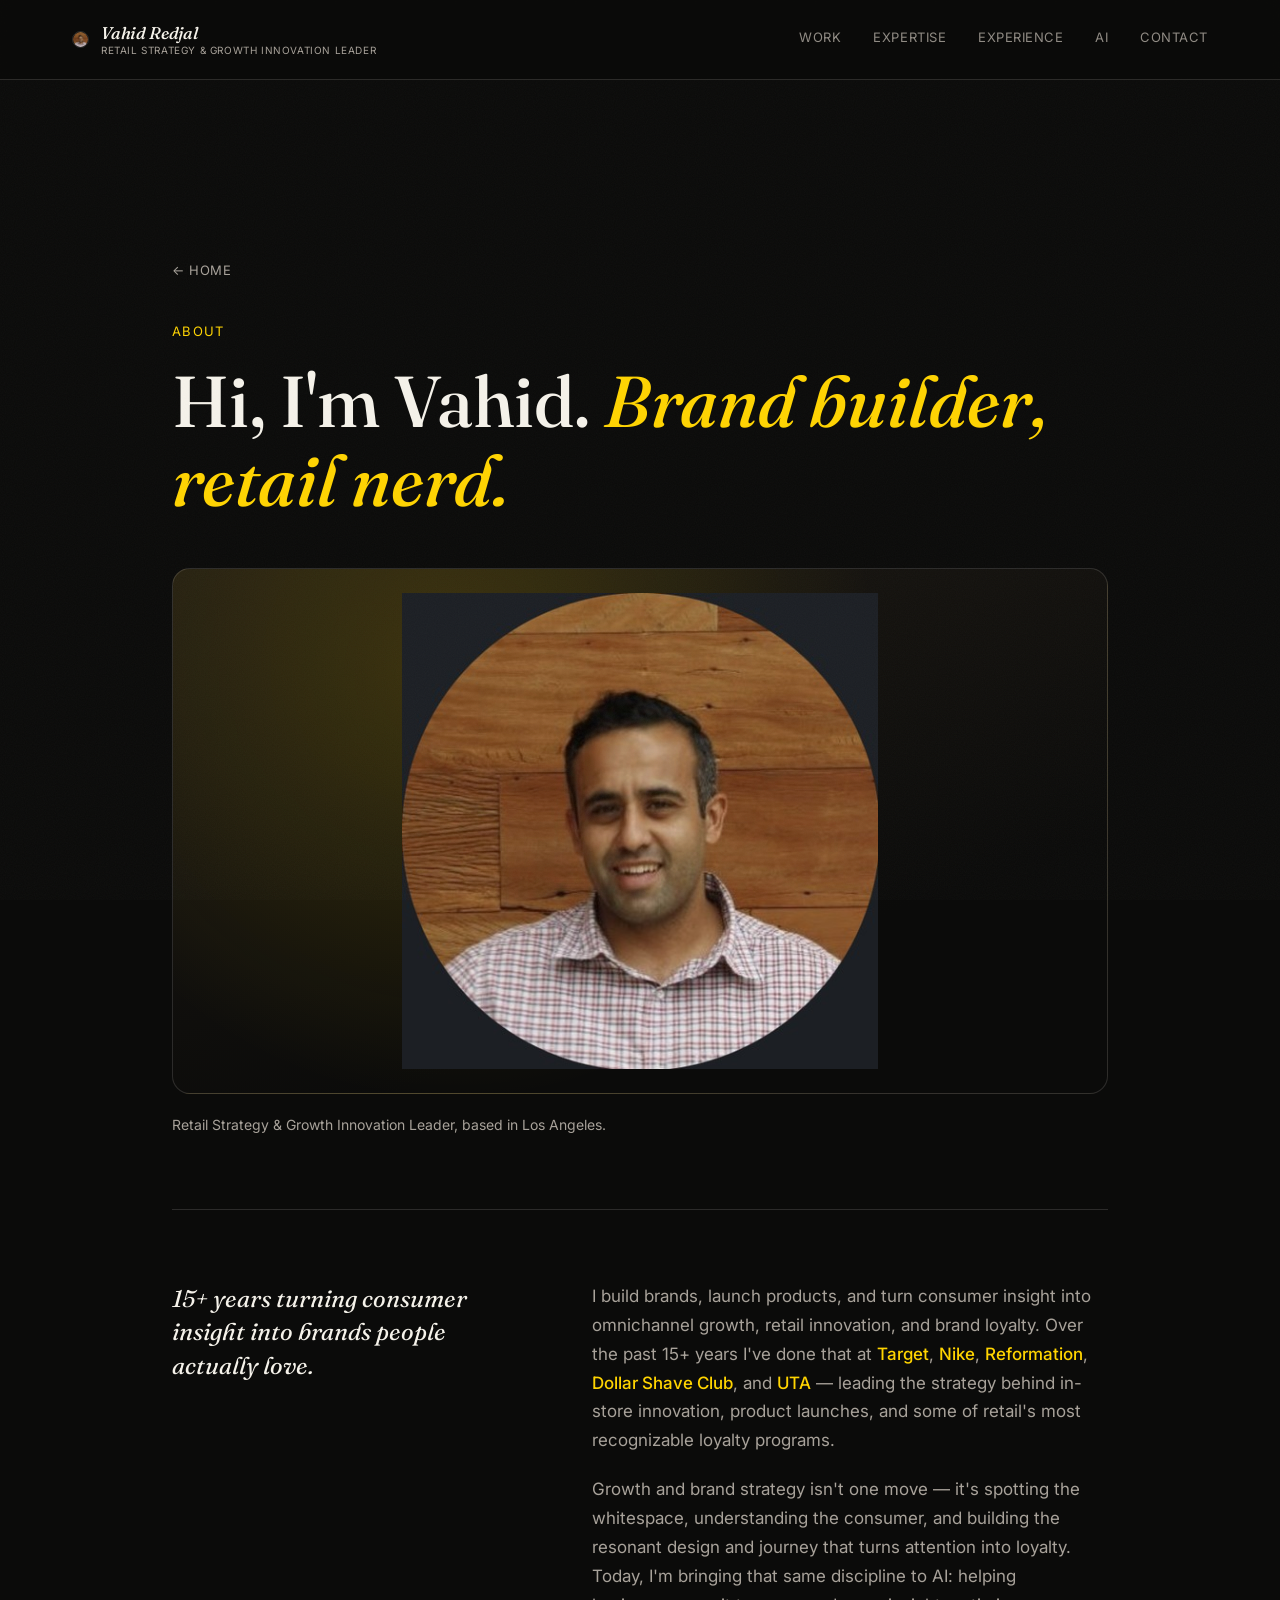
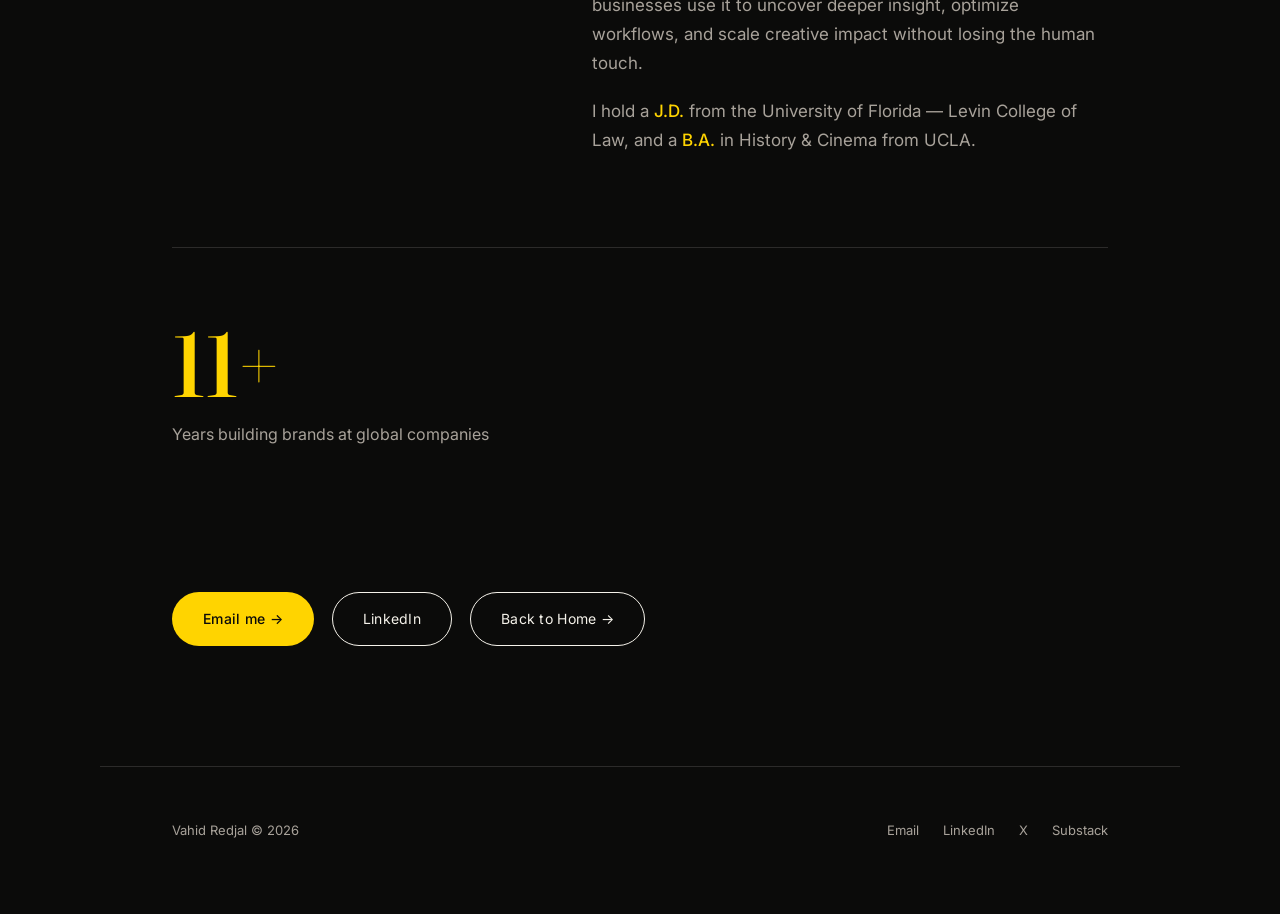
<file: about.html>
<!DOCTYPE html>
<html lang="en">
<head>
<meta charset="UTF-8">
<meta name="viewport" content="width=device-width, initial-scale=1">
<title>About &middot; Vahid Redjal</title>
<meta name="description" content="Retail Strategy & Growth Innovation Leader &mdash; 15+ years building brands, launching products, and turning consumer insight into omnichannel growth.">
<meta property="og:title" content="About &middot; Vahid Redjal">
<meta property="og:description" content="Retail Strategy & Growth Innovation Leader &mdash; 15+ years building brands, launching products, and turning consumer insight into omnichannel growth.">
<meta property="og:type" content="website">
<meta property="og:url" content="https://vahidredjal.github.io/brandcareofvahid/about.html">
<meta property="og:image" content="https://vahidredjal.github.io/brandcareofvahid/assets/headshot.jpg">
<meta name="twitter:card" content="summary_large_image">
<meta name="twitter:title" content="About &middot; Vahid Redjal">
<meta name="twitter:description" content="Retail Strategy & Growth Innovation Leader &mdash; 15+ years building brands, launching products, and turning consumer insight into omnichannel growth.">
<meta name="twitter:image" content="https://vahidredjal.github.io/brandcareofvahid/assets/headshot.jpg">
<link rel="preconnect" href="https://fonts.googleapis.com">
<link rel="preconnect" href="https://fonts.gstatic.com" crossorigin>
<link href="https://fonts.googleapis.com/css2?family=Fraunces:ital,opsz,wght@0,9..144,400;0,9..144,500;1,9..144,500&family=Inter:wght@400;500;600&display=swap" rel="stylesheet">
<link rel="stylesheet" href="style.css">
<link rel="icon" href="data:image/svg+xml,%3Csvg xmlns='http://www.w3.org/2000/svg' viewBox='0 0 100 100'%3E%3Crect width='100' height='100' rx='20' fill='%2317130f'/%3E%3Ctext x='50' y='66' font-family='Georgia,serif' font-style='italic' font-size='46' fill='%23f6f3ec' text-anchor='middle'%3EVR%3C/text%3E%3C/svg%3E">
</head>
<body>

<header class="nav">
  <a class="nav__brand" href="about.html">
    <img class="nav__photo" src="assets/headshot.jpg" alt="Vahid Redjal">
    <span class="nav__brand-text">
      <span class="nav__name">Vahid Redjal</span>
      <span class="nav__title">Retail Strategy &amp; Growth Innovation Leader</span>
    </span>
  </a>
  <button class="nav__toggle" aria-label="Open menu" aria-expanded="false">
    <span></span><span></span><span></span>
  </button>
  <nav class="nav__links">
    <a href="index.html#work">Work</a>
    <a href="index.html#expertise">Expertise</a>
    <a href="index.html#experience">Experience</a>
    <a href="index.html#ai">AI</a>
    <a href="index.html#contact">Contact</a>
  </nav>
</header>

<main>
  <section class="case-hero">
    <a class="case-back reveal" href="index.html#top">&larr; Home</a>
    <p class="case-hero__kicker reveal">About</p>
    <h1 class="case-hero__title reveal">Hi, I'm Vahid. <em>Brand builder, retail nerd.</em></h1>

    <div class="case-cover case-cover--photo case-cover--contain reveal">
      <img class="case-cover__photo" src="assets/headshot.jpg" alt="Vahid Redjal">
    </div>
    <p class="case-caption reveal">Retail Strategy &amp; Growth Innovation Leader, based in Los Angeles.</p>

    <div class="case-story reveal">
      <p class="case-story__quote">15+ years turning consumer insight into brands people actually love.</p>
      <div class="case-story__body">
        <p>I build brands, launch products, and turn consumer insight into omnichannel growth, retail innovation, and brand loyalty. Over the past 15+ years I've done that at <strong>Target</strong>, <strong>Nike</strong>, <strong>Reformation</strong>, <strong>Dollar Shave Club</strong>, and <strong>UTA</strong> &mdash; leading the strategy behind in-store innovation, product launches, and some of retail's most recognizable loyalty programs.</p>
        <p>Growth and brand strategy isn't one move &mdash; it's spotting the whitespace, understanding the consumer, and building the resonant design and journey that turns attention into loyalty. Today, I'm bringing that same discipline to AI: helping businesses use it to uncover deeper insight, optimize workflows, and scale creative impact without losing the human touch.</p>
        <p>I hold a <strong>J.D.</strong> from the University of Florida &mdash; Levin College of Law, and a <strong>B.A.</strong> in History &amp; Cinema from UCLA.</p>
      </div>
    </div>

    <div class="case-stat reveal">
      <p class="case-stat__number" data-count-to="15" data-suffix="+">0</p>
      <p class="case-stat__label">Years building brands at global companies</p>
    </div>

    <div class="case-links reveal">
      <a class="btn btn--primary js-email" href="#">Email me &rarr;</a>
      <a class="btn btn--ghost" href="https://www.linkedin.com/in/vahidredjal/" target="_blank" rel="noopener">LinkedIn</a>
      <a class="btn btn--ghost" href="index.html#top">Back to Home &rarr;</a>
    </div>
  </section>
</main>

<footer class="footer">
  <p>Vahid Redjal &copy; <span id="year"></span></p>
  <div class="footer__links">
    <a href="#" class="js-email">Email</a>
    <a href="https://www.linkedin.com/in/vahidredjal/" target="_blank" rel="noopener">LinkedIn</a>
    <a href="https://x.com/VahidRedjal" target="_blank" rel="noopener">X</a>
    <a href="https://brandcareofvahid.substack.com" target="_blank" rel="noopener">Substack</a>
  </div>
</footer>

<script src="script.js"></script>
</body>
</html>
</file>
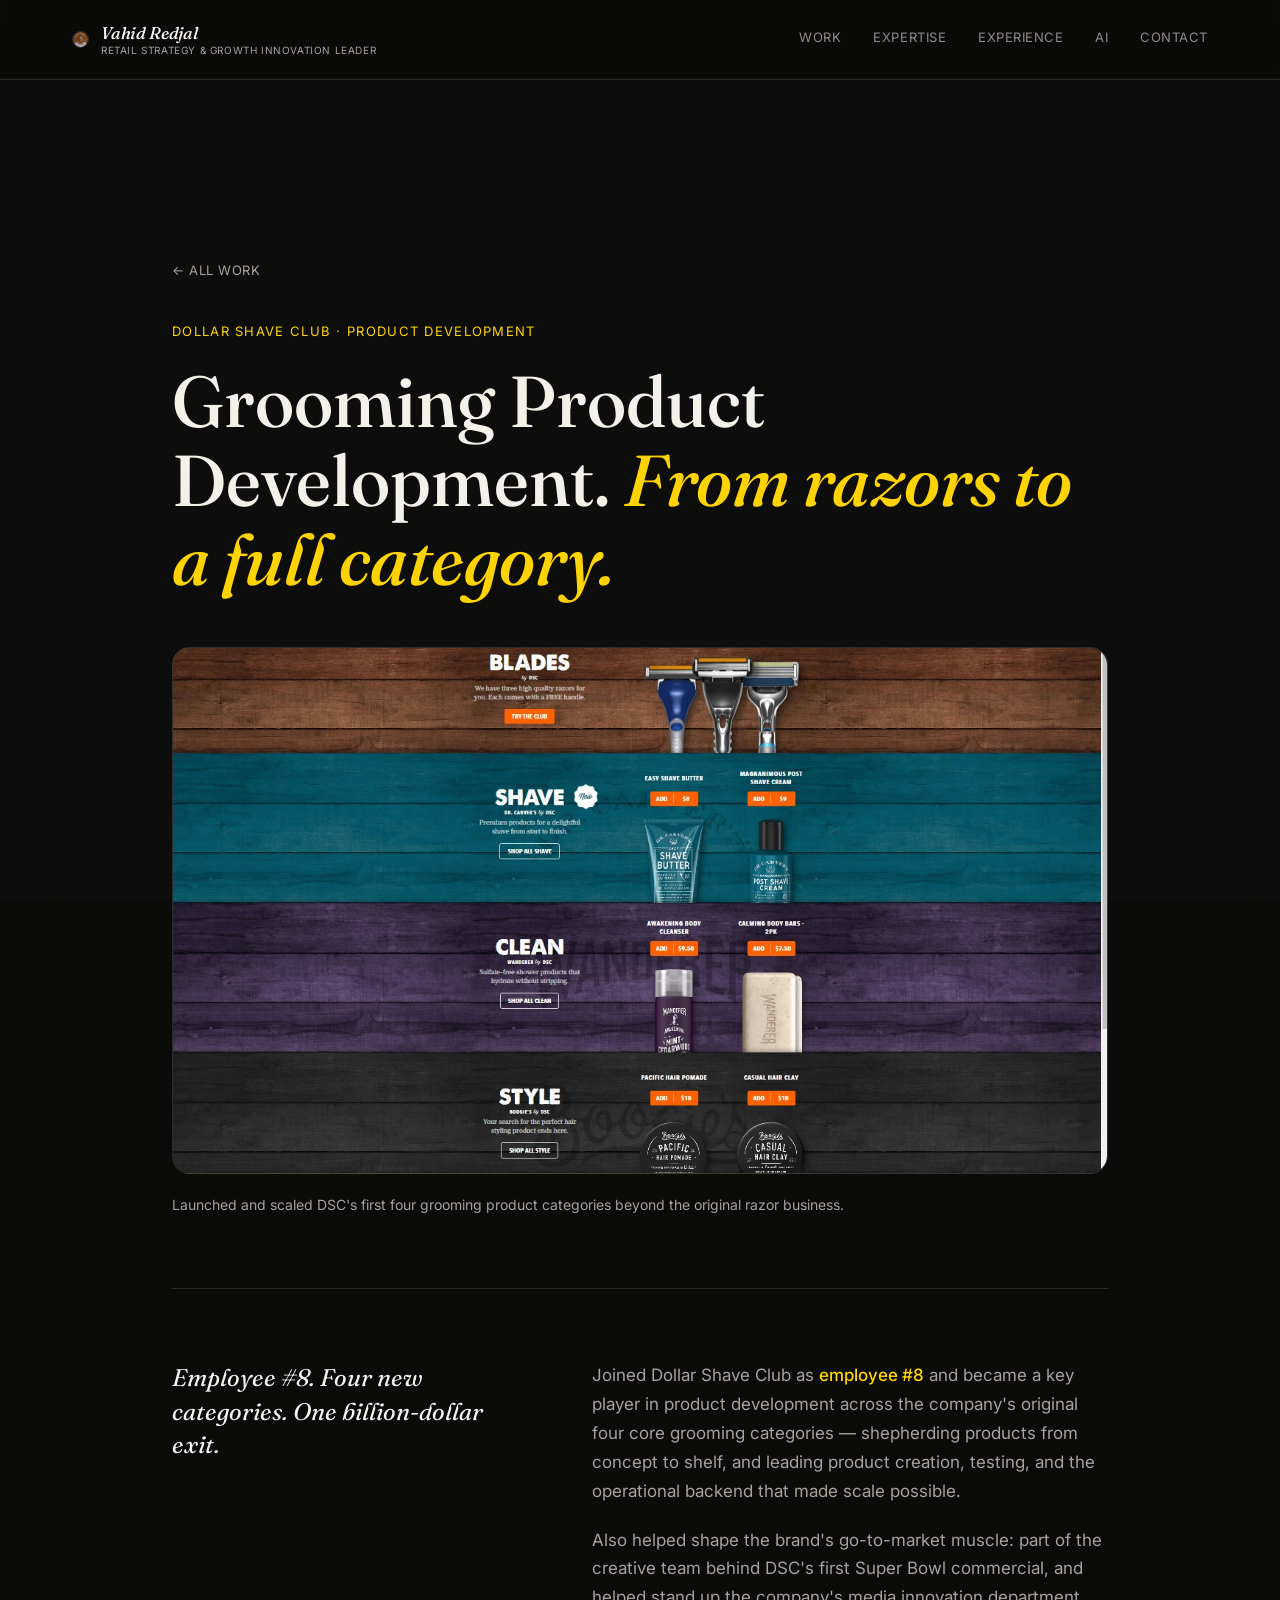
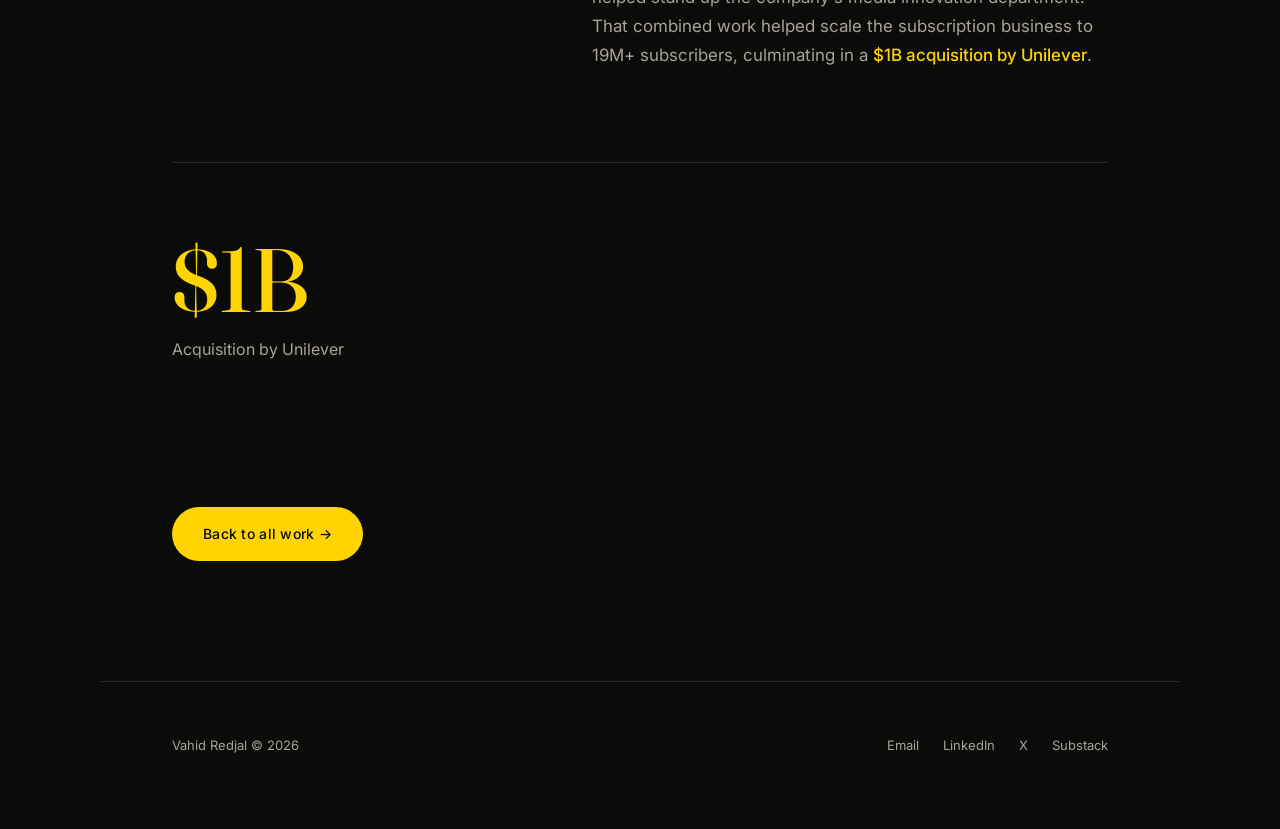
<file: work/dollar-shave-club.html>
<!DOCTYPE html>
<html lang="en">
<head>
<meta charset="UTF-8">
<meta name="viewport" content="width=device-width, initial-scale=1">
<title>Dollar Shave Club &middot; Grooming Product Development &middot; Vahid Redjal</title>
<meta name="description" content="Employee #8. Key player in product development across Dollar Shave Club's original four core categories, from concept to shelf.">
<link rel="preconnect" href="https://fonts.googleapis.com">
<link rel="preconnect" href="https://fonts.gstatic.com" crossorigin>
<link href="https://fonts.googleapis.com/css2?family=Fraunces:ital,opsz,wght@0,9..144,400;0,9..144,500;1,9..144,500&family=Inter:wght@400;500;600&display=swap" rel="stylesheet">
<link rel="stylesheet" href="../style.css">
<link rel="icon" href="data:image/svg+xml,%3Csvg xmlns='http://www.w3.org/2000/svg' viewBox='0 0 100 100'%3E%3Crect width='100' height='100' rx='20' fill='%2317130f'/%3E%3Ctext x='50' y='66' font-family='Georgia,serif' font-style='italic' font-size='46' fill='%23f6f3ec' text-anchor='middle'%3EVR%3C/text%3E%3C/svg%3E">
</head>
<body>

<header class="nav">
  <a class="nav__brand" href="../about.html">
    <img class="nav__photo" src="../assets/headshot.jpg" alt="Vahid Redjal">
    <span class="nav__brand-text">
      <span class="nav__name">Vahid Redjal</span>
      <span class="nav__title">Retail Strategy &amp; Growth Innovation Leader</span>
    </span>
  </a>
  <button class="nav__toggle" aria-label="Open menu" aria-expanded="false">
    <span></span><span></span><span></span>
  </button>
  <nav class="nav__links">
    <a href="../index.html#work">Work</a>
    <a href="../index.html#expertise">Expertise</a>
    <a href="../index.html#experience">Experience</a>
    <a href="../index.html#ai">AI</a>
    <a href="../index.html#contact">Contact</a>
  </nav>
</header>

<main>
  <section class="case-hero">
    <a class="case-back reveal" href="../index.html#work">&larr; All Work</a>
    <p class="case-hero__kicker reveal">Dollar Shave Club &middot; Product Development</p>
    <h1 class="case-hero__title reveal">Grooming Product Development. <em>From razors to a full category.</em></h1>

    <div class="case-cover case-cover--photo reveal">
      <img class="case-cover__photo" src="../assets/work/dsc-product-lines.jpg" alt="Dollar Shave Club product lines">
    </div>
    <p class="case-caption reveal">Launched and scaled DSC's first four grooming product categories beyond the original razor business.</p>

    <div class="case-story reveal">
      <p class="case-story__quote">Employee #8. Four new categories. One billion-dollar exit.</p>
      <div class="case-story__body">
        <p>Joined Dollar Shave Club as <strong>employee #8</strong> and became a key player in product development across the company's original four core grooming categories &mdash; shepherding products from concept to shelf, and leading product creation, testing, and the operational backend that made scale possible.</p>
        <p>Also helped shape the brand's go-to-market muscle: part of the creative team behind DSC's first Super Bowl commercial, and helped stand up the company's media innovation department. That combined work helped scale the subscription business to 19M+ subscribers, culminating in a <strong>$1B acquisition by Unilever</strong>.</p>
      </div>
    </div>

    <div class="case-stat reveal">
      <p class="case-stat__number" data-count-to="1" data-prefix="$" data-suffix="B">0</p>
      <p class="case-stat__label">Acquisition by Unilever</p>
    </div>

    <div class="case-links reveal">
      <a class="btn btn--primary" href="../index.html#work">Back to all work &rarr;</a>
    </div>
  </section>
</main>

<footer class="footer">
  <p>Vahid Redjal &copy; <span id="year"></span></p>
  <div class="footer__links">
    <a href="#" class="js-email">Email</a>
    <a href="https://www.linkedin.com/in/vahidredjal/" target="_blank" rel="noopener">LinkedIn</a>
    <a href="https://x.com/VahidRedjal" target="_blank" rel="noopener">X</a>
    <a href="https://brandcareofvahid.substack.com" target="_blank" rel="noopener">Substack</a>
  </div>
</footer>

<script src="../script.js"></script>
</body>
</html>
</file>
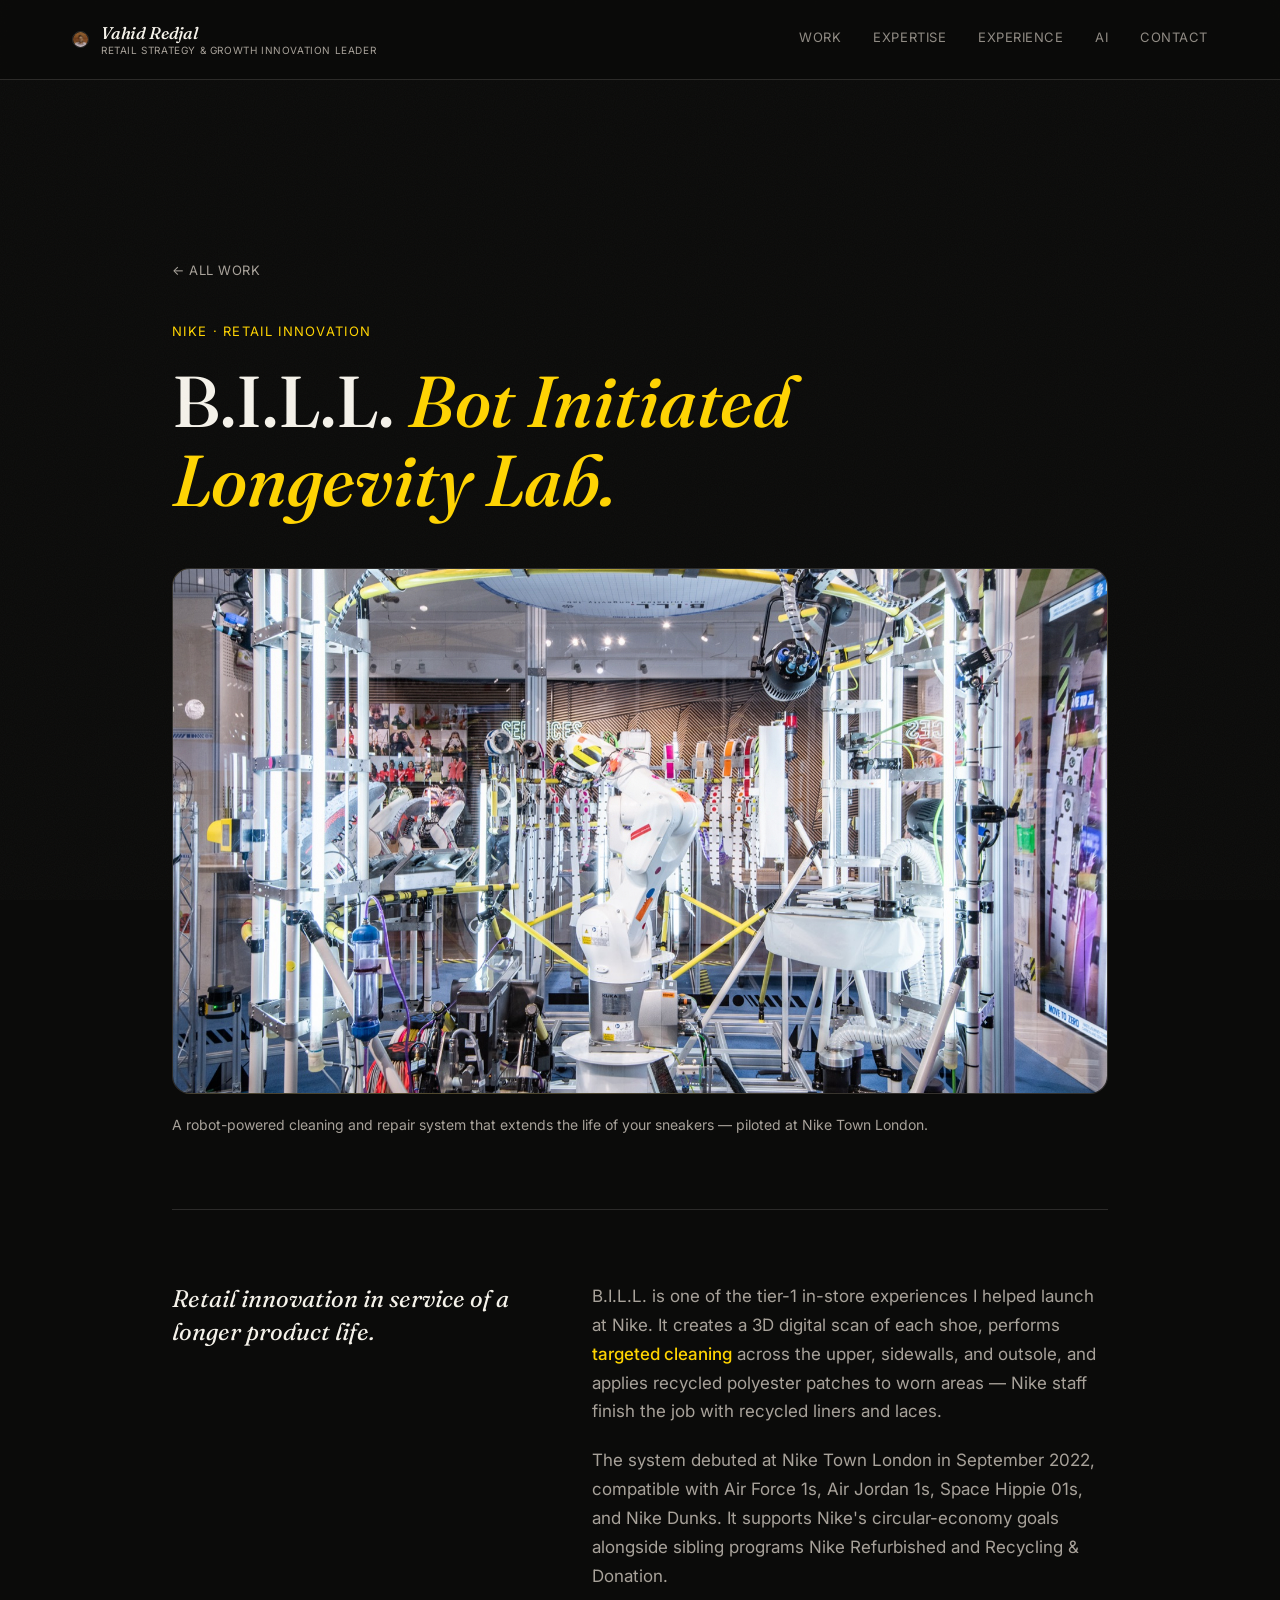
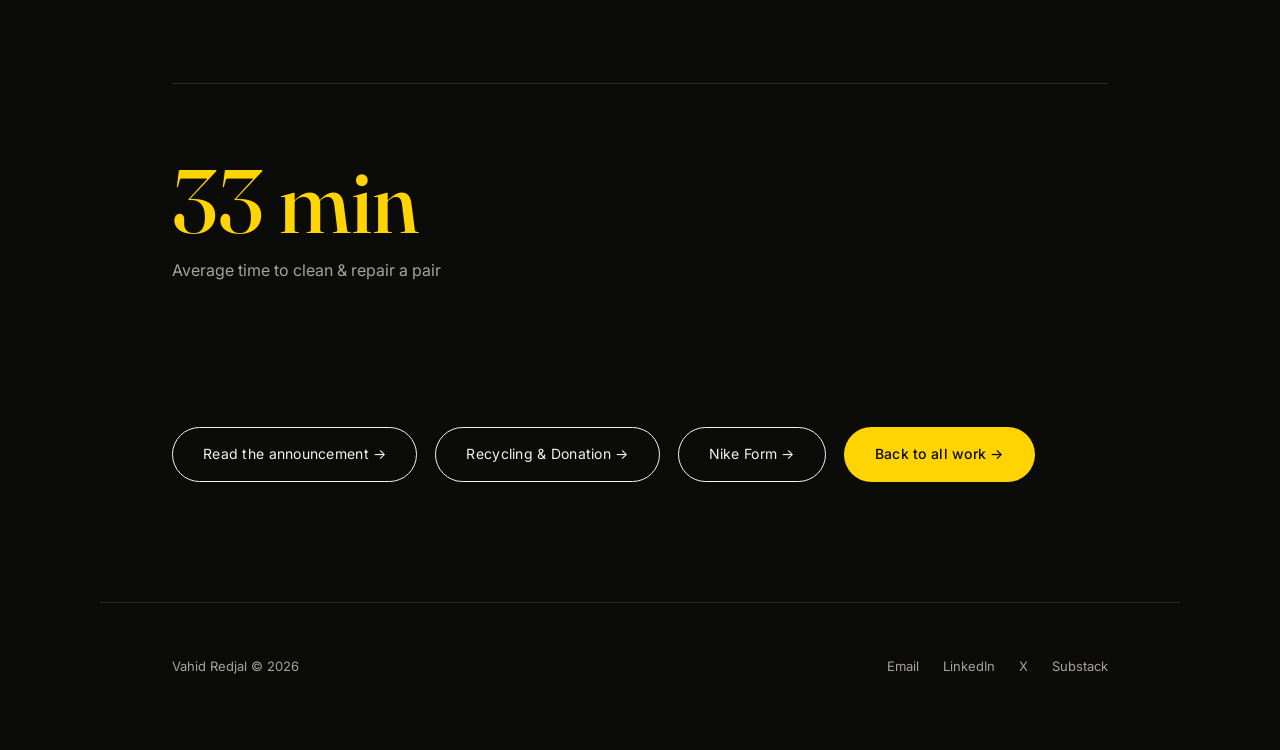
<file: work/nike.html>
<!DOCTYPE html>
<html lang="en">
<head>
<meta charset="UTF-8">
<meta name="viewport" content="width=device-width, initial-scale=1">
<title>Nike &middot; B.I.L.L. (Bot Initiated Longevity Lab) &middot; Vahid Redjal</title>
<meta name="description" content="A robot-powered cleaning and repair system that extends the life of your sneakers, piloted at Nike Town London.">
<link rel="preconnect" href="https://fonts.googleapis.com">
<link rel="preconnect" href="https://fonts.gstatic.com" crossorigin>
<link href="https://fonts.googleapis.com/css2?family=Fraunces:ital,opsz,wght@0,9..144,400;0,9..144,500;1,9..144,500&family=Inter:wght@400;500;600&display=swap" rel="stylesheet">
<link rel="stylesheet" href="../style.css">
<link rel="icon" href="data:image/svg+xml,%3Csvg xmlns='http://www.w3.org/2000/svg' viewBox='0 0 100 100'%3E%3Crect width='100' height='100' rx='20' fill='%2317130f'/%3E%3Ctext x='50' y='66' font-family='Georgia,serif' font-style='italic' font-size='46' fill='%23f6f3ec' text-anchor='middle'%3EVR%3C/text%3E%3C/svg%3E">
</head>
<body>

<header class="nav">
  <a class="nav__brand" href="../about.html">
    <img class="nav__photo" src="../assets/headshot.jpg" alt="Vahid Redjal">
    <span class="nav__brand-text">
      <span class="nav__name">Vahid Redjal</span>
      <span class="nav__title">Retail Strategy &amp; Growth Innovation Leader</span>
    </span>
  </a>
  <button class="nav__toggle" aria-label="Open menu" aria-expanded="false">
    <span></span><span></span><span></span>
  </button>
  <nav class="nav__links">
    <a href="../index.html#work">Work</a>
    <a href="../index.html#expertise">Expertise</a>
    <a href="../index.html#experience">Experience</a>
    <a href="../index.html#ai">AI</a>
    <a href="../index.html#contact">Contact</a>
  </nav>
</header>

<main>
  <section class="case-hero">
    <a class="case-back reveal" href="../index.html#work">&larr; All Work</a>
    <p class="case-hero__kicker reveal">Nike &middot; Retail Innovation</p>
    <h1 class="case-hero__title reveal">B.I.L.L. <em>Bot Initiated Longevity Lab.</em></h1>

    <div class="case-cover case-cover--photo reveal">
      <img class="case-cover__photo" src="../assets/work/nike-bill.jpg" alt="Nike B.I.L.L. robotic in-store installation">
    </div>
    <p class="case-caption reveal">A robot-powered cleaning and repair system that extends the life of your sneakers &mdash; piloted at Nike Town London.</p>

    <div class="case-story reveal">
      <p class="case-story__quote">Retail innovation in service of a longer product life.</p>
      <div class="case-story__body">
        <p>B.I.L.L. is one of the tier-1 in-store experiences I helped launch at Nike. It creates a 3D digital scan of each shoe, performs <strong>targeted cleaning</strong> across the upper, sidewalls, and outsole, and applies recycled polyester patches to worn areas &mdash; Nike staff finish the job with recycled liners and laces.</p>
        <p>The system debuted at Nike Town London in September 2022, compatible with Air Force 1s, Air Jordan 1s, Space Hippie 01s, and Nike Dunks. It supports Nike's circular-economy goals alongside sibling programs Nike Refurbished and Recycling &amp; Donation.</p>
      </div>
    </div>

    <div class="case-stat reveal">
      <p class="case-stat__number" data-count-to="45" data-suffix=" min">0</p>
      <p class="case-stat__label">Average time to clean &amp; repair a pair</p>
    </div>

    <div class="case-links reveal">
      <a class="btn btn--ghost" href="https://about.nike.com/en/newsroom/releases/bill-bot-initiated-longevity-lab" target="_blank" rel="noopener">Read the announcement &rarr;</a>
      <a class="btn btn--ghost" href="https://www.nike.com/sustainability/recycling-donation" target="_blank" rel="noopener">Recycling &amp; Donation &rarr;</a>
      <a class="btn btn--ghost" href="https://www.nike.com/nike-sport-research-lab-form" target="_blank" rel="noopener">Nike Form &rarr;</a>
      <a class="btn btn--primary" href="../index.html#work">Back to all work &rarr;</a>
    </div>
  </section>
</main>

<footer class="footer">
  <p>Vahid Redjal &copy; <span id="year"></span></p>
  <div class="footer__links">
    <a href="#" class="js-email">Email</a>
    <a href="https://www.linkedin.com/in/vahidredjal/" target="_blank" rel="noopener">LinkedIn</a>
    <a href="https://x.com/VahidRedjal" target="_blank" rel="noopener">X</a>
    <a href="https://brandcareofvahid.substack.com" target="_blank" rel="noopener">Substack</a>
  </div>
</footer>

<script src="../script.js"></script>
</body>
</html>
</file>
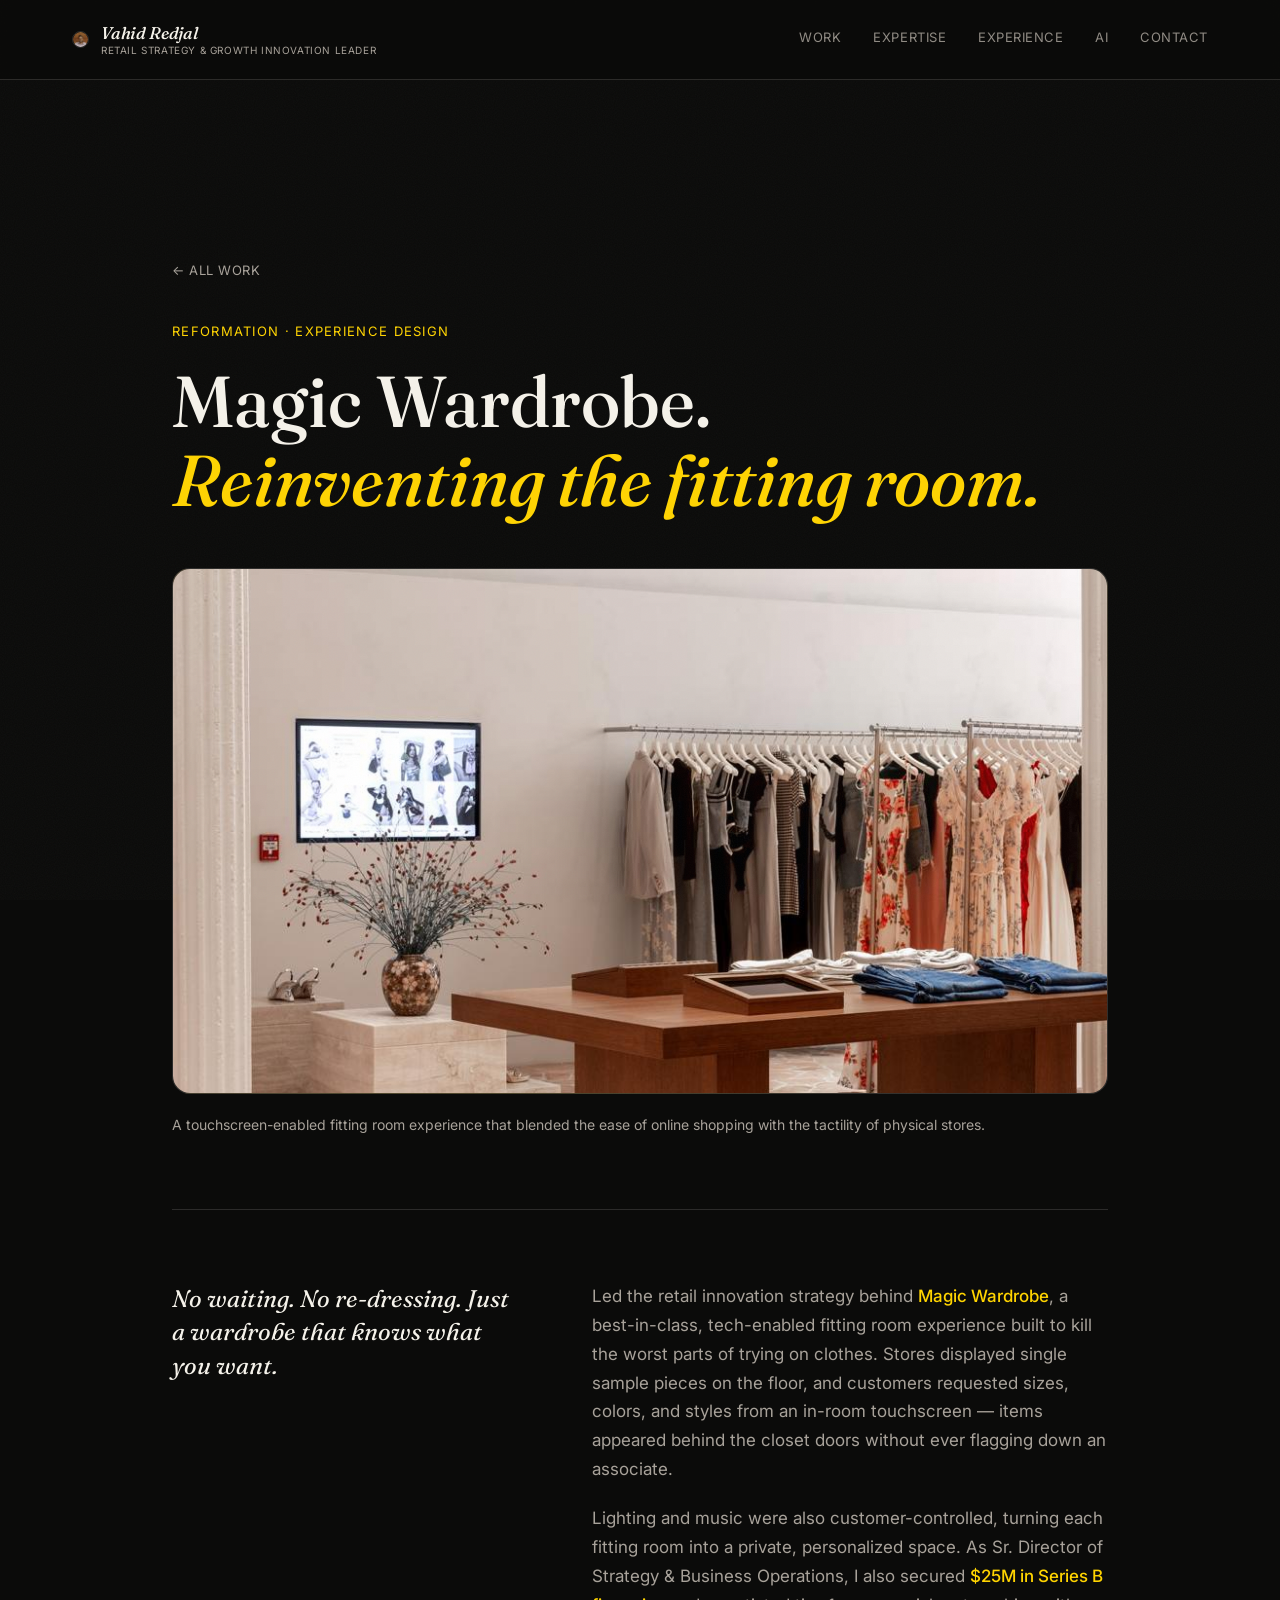
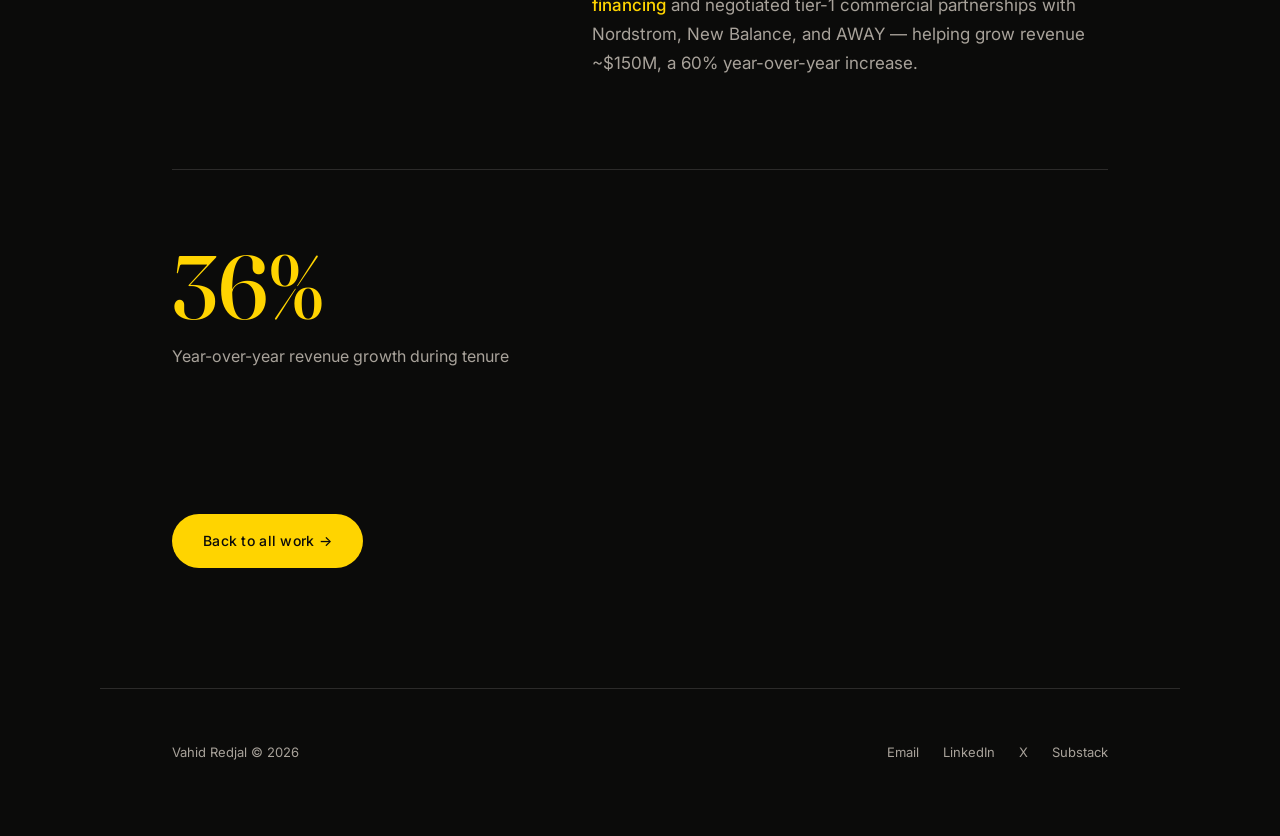
<file: work/reformation.html>
<!DOCTYPE html>
<html lang="en">
<head>
<meta charset="UTF-8">
<meta name="viewport" content="width=device-width, initial-scale=1">
<title>Reformation &middot; Magic Wardrobe &middot; Vahid Redjal</title>
<meta name="description" content="Led the retail innovation strategy behind Magic Wardrobe, a best-in-class, tech-enabled fitting room experience at Reformation.">
<link rel="preconnect" href="https://fonts.googleapis.com">
<link rel="preconnect" href="https://fonts.gstatic.com" crossorigin>
<link href="https://fonts.googleapis.com/css2?family=Fraunces:ital,opsz,wght@0,9..144,400;0,9..144,500;1,9..144,500&family=Inter:wght@400;500;600&display=swap" rel="stylesheet">
<link rel="stylesheet" href="../style.css">
<link rel="icon" href="data:image/svg+xml,%3Csvg xmlns='http://www.w3.org/2000/svg' viewBox='0 0 100 100'%3E%3Crect width='100' height='100' rx='20' fill='%2317130f'/%3E%3Ctext x='50' y='66' font-family='Georgia,serif' font-style='italic' font-size='46' fill='%23f6f3ec' text-anchor='middle'%3EVR%3C/text%3E%3C/svg%3E">
</head>
<body>

<header class="nav">
  <a class="nav__brand" href="../about.html">
    <img class="nav__photo" src="../assets/headshot.jpg" alt="Vahid Redjal">
    <span class="nav__brand-text">
      <span class="nav__name">Vahid Redjal</span>
      <span class="nav__title">Retail Strategy &amp; Growth Innovation Leader</span>
    </span>
  </a>
  <button class="nav__toggle" aria-label="Open menu" aria-expanded="false">
    <span></span><span></span><span></span>
  </button>
  <nav class="nav__links">
    <a href="../index.html#work">Work</a>
    <a href="../index.html#expertise">Expertise</a>
    <a href="../index.html#experience">Experience</a>
    <a href="../index.html#ai">AI</a>
    <a href="../index.html#contact">Contact</a>
  </nav>
</header>

<main>
  <section class="case-hero">
    <a class="case-back reveal" href="../index.html#work">&larr; All Work</a>
    <p class="case-hero__kicker reveal">Reformation &middot; Experience Design</p>
    <h1 class="case-hero__title reveal">Magic Wardrobe. <em>Reinventing the fitting room.</em></h1>

    <div class="case-cover case-cover--photo reveal">
      <img class="case-cover__photo" src="../assets/work/reformation-store.jpg" alt="Reformation store">
    </div>
    <p class="case-caption reveal">A touchscreen-enabled fitting room experience that blended the ease of online shopping with the tactility of physical stores.</p>

    <div class="case-story reveal">
      <p class="case-story__quote">No waiting. No re-dressing. Just a wardrobe that knows what you want.</p>
      <div class="case-story__body">
        <p>Led the retail innovation strategy behind <strong>Magic Wardrobe</strong>, a best-in-class, tech-enabled fitting room experience built to kill the worst parts of trying on clothes. Stores displayed single sample pieces on the floor, and customers requested sizes, colors, and styles from an in-room touchscreen &mdash; items appeared behind the closet doors without ever flagging down an associate.</p>
        <p>Lighting and music were also customer-controlled, turning each fitting room into a private, personalized space. As Sr. Director of Strategy &amp; Business Operations, I also secured <strong>$25M in Series B financing</strong> and negotiated tier-1 commercial partnerships with Nordstrom, New Balance, and AWAY &mdash; helping grow revenue ~$150M, a 60% year-over-year increase.</p>
      </div>
    </div>

    <div class="case-stat reveal">
      <p class="case-stat__number" data-count-to="60" data-suffix="%">0</p>
      <p class="case-stat__label">Year-over-year revenue growth during tenure</p>
    </div>

    <div class="case-links reveal">
      <a class="btn btn--primary" href="../index.html#work">Back to all work &rarr;</a>
    </div>
  </section>
</main>

<footer class="footer">
  <p>Vahid Redjal &copy; <span id="year"></span></p>
  <div class="footer__links">
    <a href="#" class="js-email">Email</a>
    <a href="https://www.linkedin.com/in/vahidredjal/" target="_blank" rel="noopener">LinkedIn</a>
    <a href="https://x.com/VahidRedjal" target="_blank" rel="noopener">X</a>
    <a href="https://brandcareofvahid.substack.com" target="_blank" rel="noopener">Substack</a>
  </div>
</footer>

<script src="../script.js"></script>
</body>
</html>
</file>
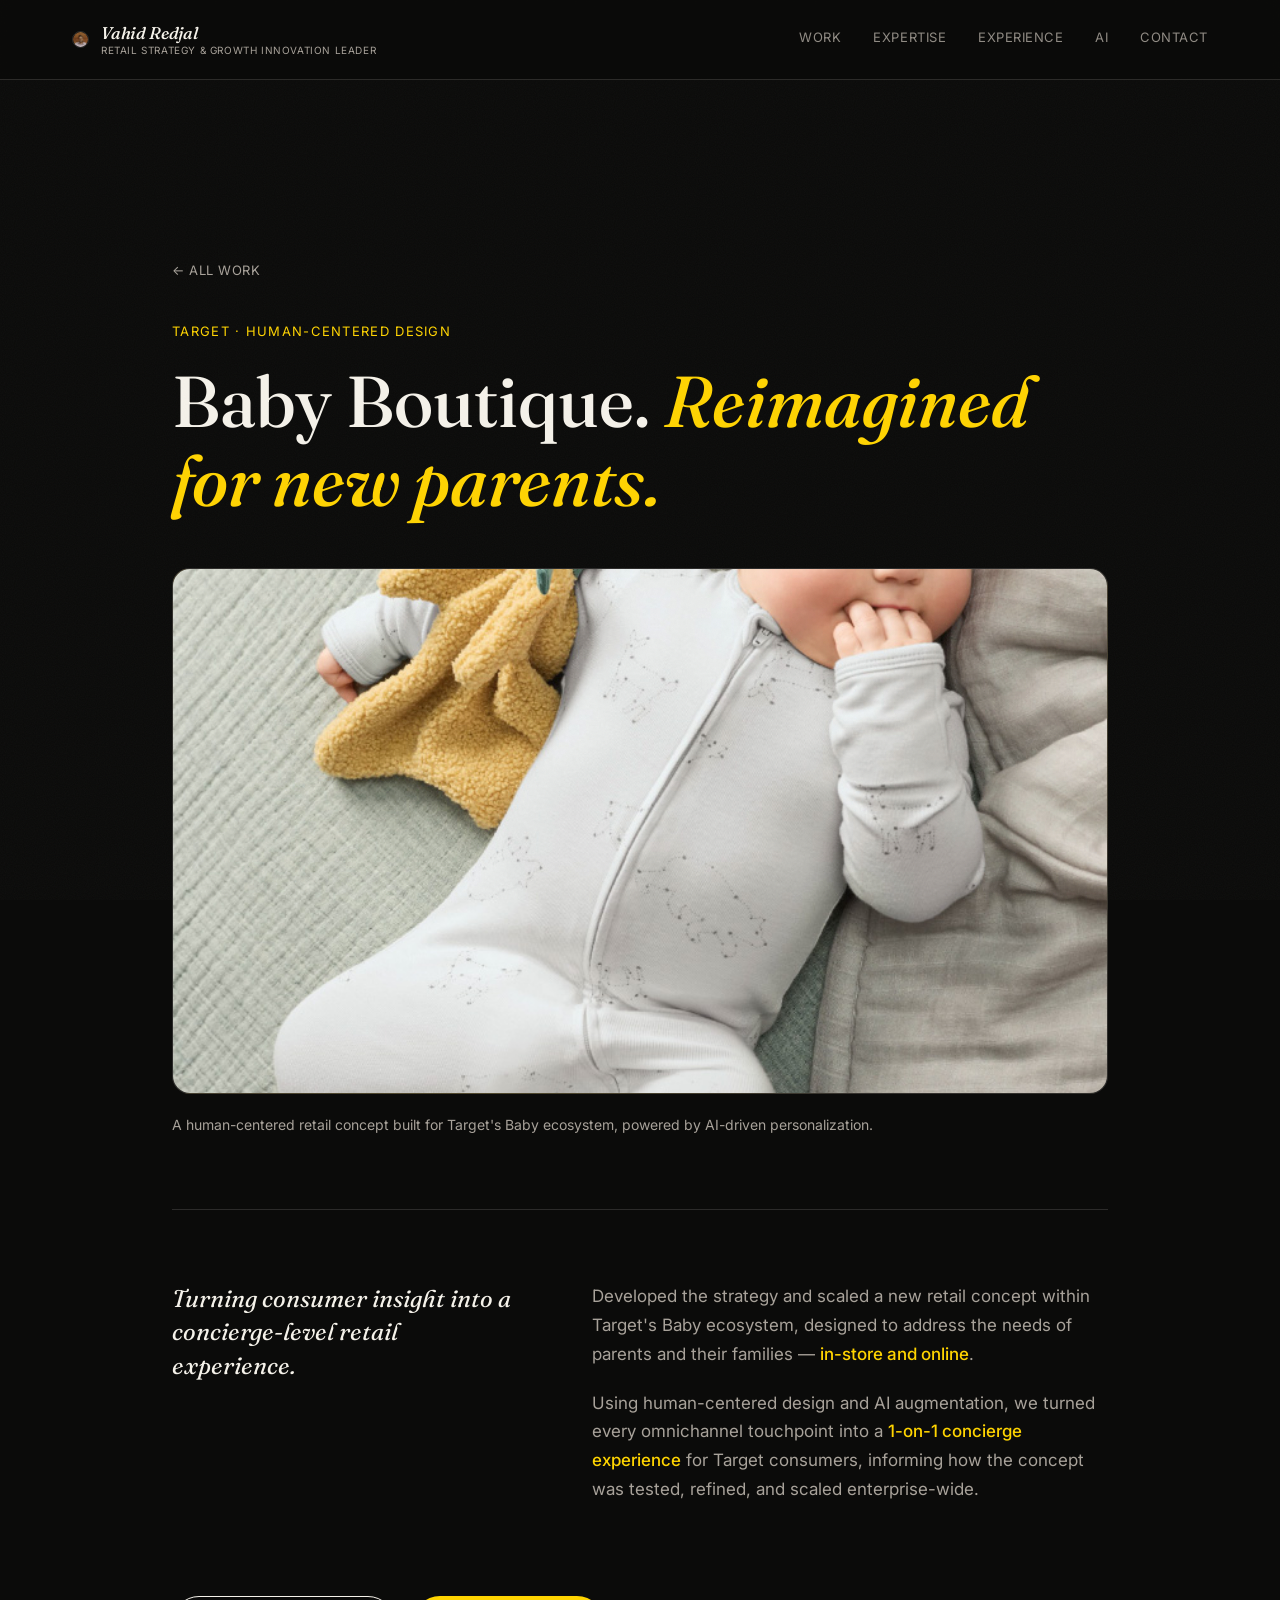
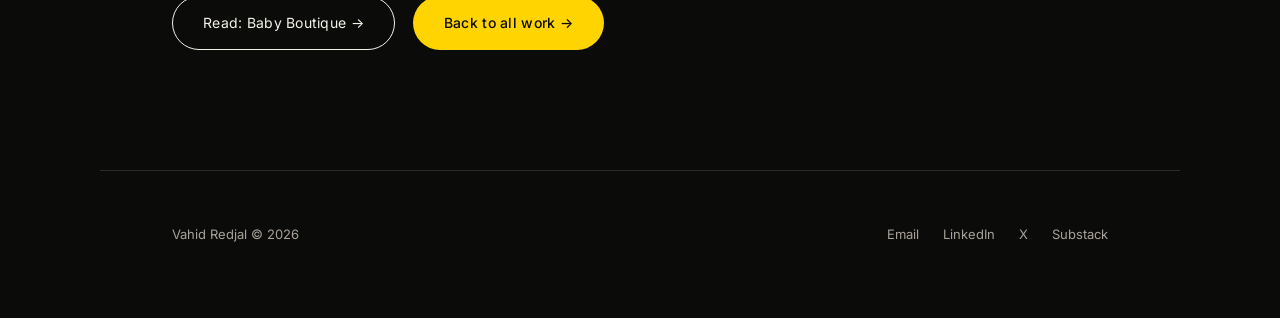
<file: work/target.html>
<!DOCTYPE html>
<html lang="en">
<head>
<meta charset="UTF-8">
<meta name="viewport" content="width=device-width, initial-scale=1">
<title>Target &middot; Baby Boutique &middot; Vahid Redjal</title>
<meta name="description" content="Developed the strategy and scaled a human-centered retail concept within Target's Baby ecosystem, turning omnichannel touchpoints into a 1-on-1 concierge experience.">
<link rel="preconnect" href="https://fonts.googleapis.com">
<link rel="preconnect" href="https://fonts.gstatic.com" crossorigin>
<link href="https://fonts.googleapis.com/css2?family=Fraunces:ital,opsz,wght@0,9..144,400;0,9..144,500;1,9..144,500&family=Inter:wght@400;500;600&display=swap" rel="stylesheet">
<link rel="stylesheet" href="../style.css">
<link rel="icon" href="data:image/svg+xml,%3Csvg xmlns='http://www.w3.org/2000/svg' viewBox='0 0 100 100'%3E%3Crect width='100' height='100' rx='20' fill='%2317130f'/%3E%3Ctext x='50' y='66' font-family='Georgia,serif' font-style='italic' font-size='46' fill='%23f6f3ec' text-anchor='middle'%3EVR%3C/text%3E%3C/svg%3E">
</head>
<body>

<header class="nav">
  <a class="nav__brand" href="../about.html">
    <img class="nav__photo" src="../assets/headshot.jpg" alt="Vahid Redjal">
    <span class="nav__brand-text">
      <span class="nav__name">Vahid Redjal</span>
      <span class="nav__title">Retail Strategy &amp; Growth Innovation Leader</span>
    </span>
  </a>
  <button class="nav__toggle" aria-label="Open menu" aria-expanded="false">
    <span></span><span></span><span></span>
  </button>
  <nav class="nav__links">
    <a href="../index.html#work">Work</a>
    <a href="../index.html#expertise">Expertise</a>
    <a href="../index.html#experience">Experience</a>
    <a href="../index.html#ai">AI</a>
    <a href="../index.html#contact">Contact</a>
  </nav>
</header>

<main>
  <section class="case-hero">
    <a class="case-back reveal" href="../index.html#work">&larr; All Work</a>
    <p class="case-hero__kicker reveal">Target &middot; Human-Centered Design</p>
    <h1 class="case-hero__title reveal">Baby Boutique. <em>Reimagined for new parents.</em></h1>

    <div class="case-cover case-cover--photo reveal">
      <img class="case-cover__photo" src="../assets/work/target-baby-boutique.jpg" alt="Target Baby Boutique">
    </div>
    <p class="case-caption reveal">A human-centered retail concept built for Target's Baby ecosystem, powered by AI-driven personalization.</p>

    <div class="case-story reveal">
      <p class="case-story__quote">Turning consumer insight into a concierge-level retail experience.</p>
      <div class="case-story__body">
        <p>Developed the strategy and scaled a new retail concept within Target's Baby ecosystem, designed to address the needs of parents and their families &mdash; <strong>in-store and online</strong>.</p>
        <p>Using human-centered design and AI augmentation, we turned every omnichannel touchpoint into a <strong>1-on-1 concierge experience</strong> for Target consumers, informing how the concept was tested, refined, and scaled enterprise-wide.</p>
      </div>
    </div>

    <div class="case-links reveal">
      <a class="btn btn--ghost" href="https://corporate.target.com/news-features/article/2026/03/target-baby-boutique-2026-shopping-experience" target="_blank" rel="noopener">Read: Baby Boutique &rarr;</a>
      <a class="btn btn--primary" href="../index.html#work">Back to all work &rarr;</a>
    </div>
  </section>
</main>

<footer class="footer">
  <p>Vahid Redjal &copy; <span id="year"></span></p>
  <div class="footer__links">
    <a href="#" class="js-email">Email</a>
    <a href="https://www.linkedin.com/in/vahidredjal/" target="_blank" rel="noopener">LinkedIn</a>
    <a href="https://x.com/VahidRedjal" target="_blank" rel="noopener">X</a>
    <a href="https://brandcareofvahid.substack.com" target="_blank" rel="noopener">Substack</a>
  </div>
</footer>

<script src="../script.js"></script>
</body>
</html>
</file>
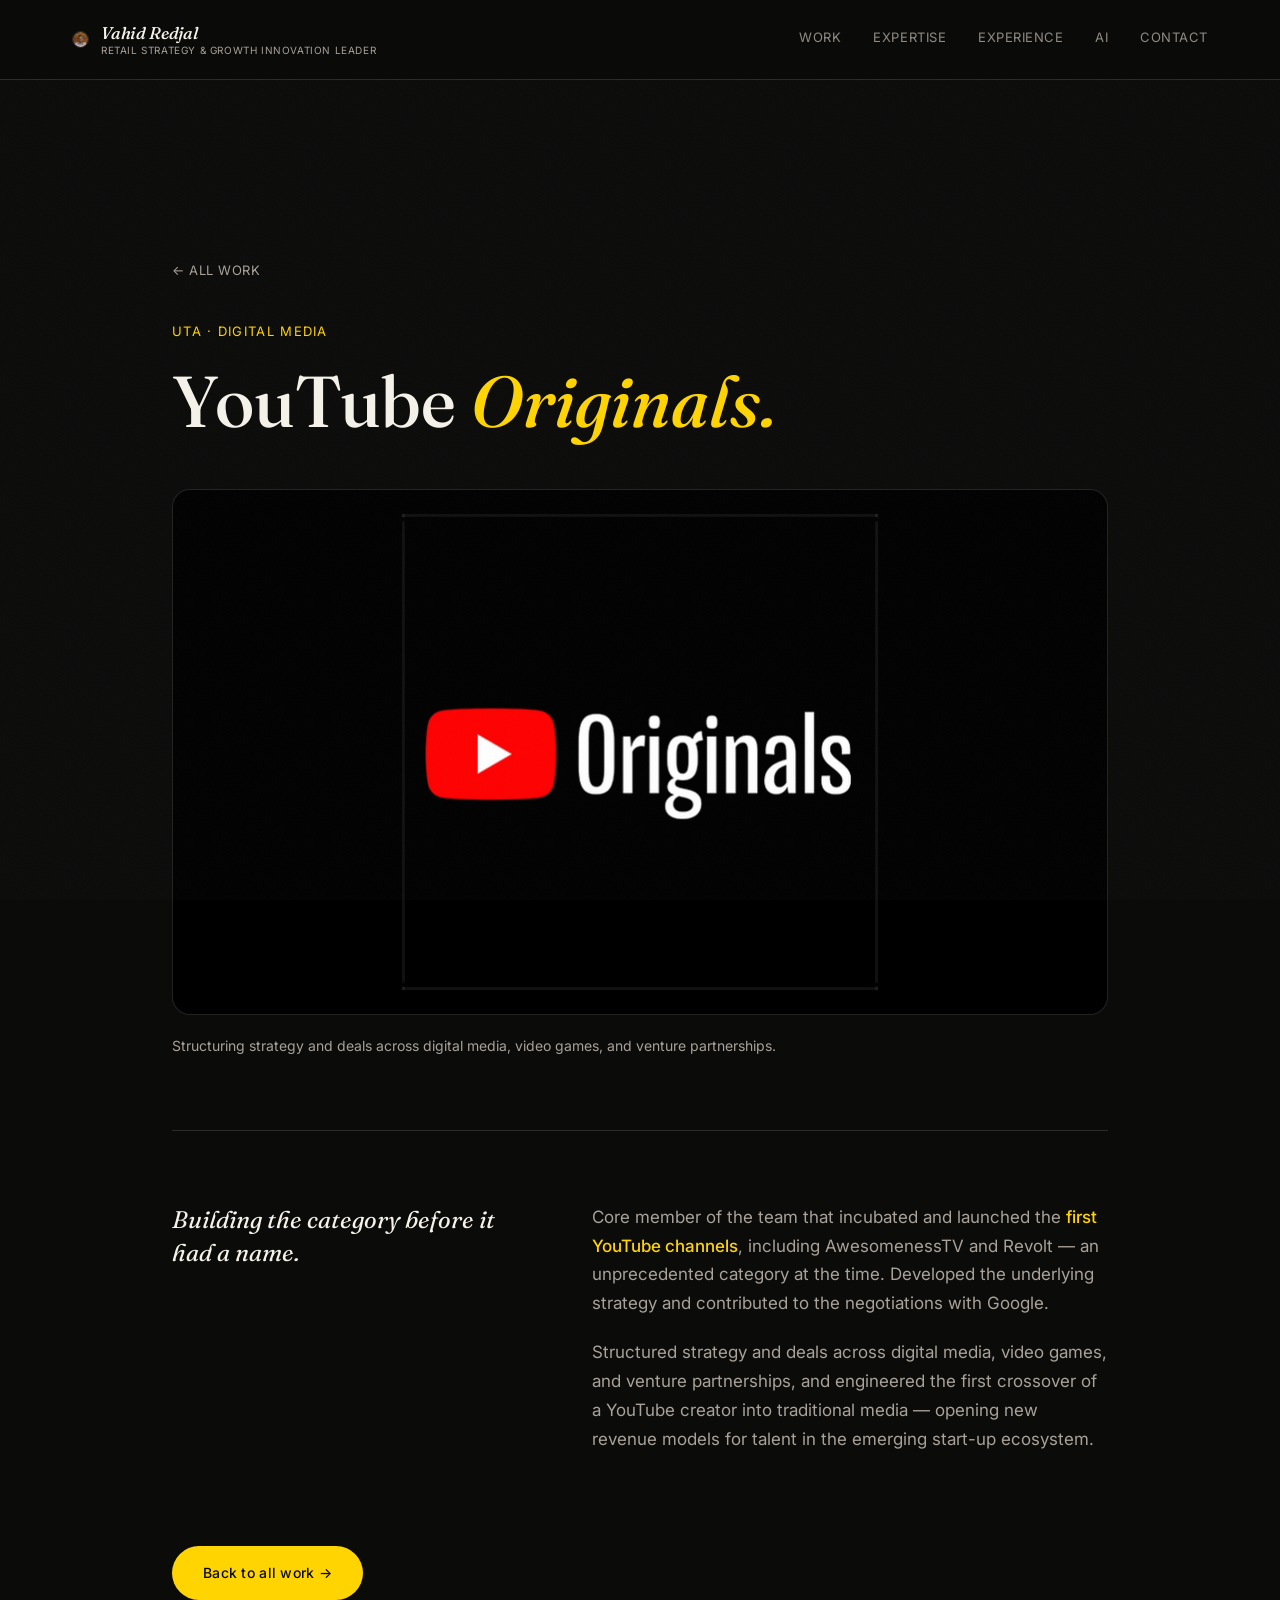
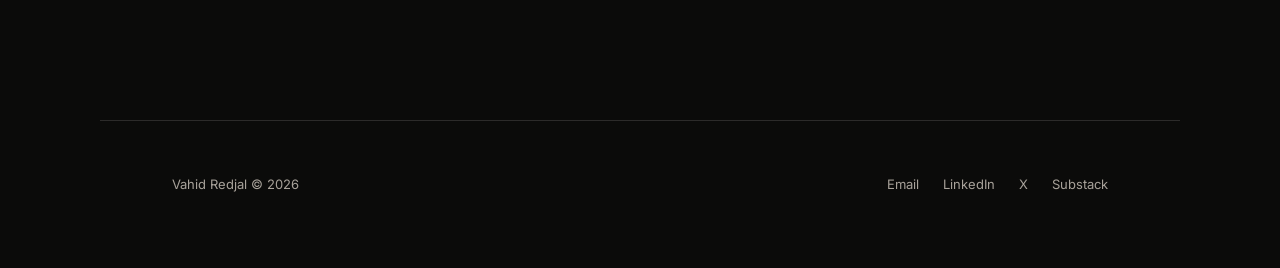
<file: work/uta.html>
<!DOCTYPE html>
<html lang="en">
<head>
<meta charset="UTF-8">
<meta name="viewport" content="width=device-width, initial-scale=1">
<title>UTA &middot; YouTube Originals &middot; Vahid Redjal</title>
<meta name="description" content="Core member of the team that incubated and launched the first YouTube channels, an unprecedented category at the time.">
<link rel="preconnect" href="https://fonts.googleapis.com">
<link rel="preconnect" href="https://fonts.gstatic.com" crossorigin>
<link href="https://fonts.googleapis.com/css2?family=Fraunces:ital,opsz,wght@0,9..144,400;0,9..144,500;1,9..144,500&family=Inter:wght@400;500;600&display=swap" rel="stylesheet">
<link rel="stylesheet" href="../style.css">
<link rel="icon" href="data:image/svg+xml,%3Csvg xmlns='http://www.w3.org/2000/svg' viewBox='0 0 100 100'%3E%3Crect width='100' height='100' rx='20' fill='%2317130f'/%3E%3Ctext x='50' y='66' font-family='Georgia,serif' font-style='italic' font-size='46' fill='%23f6f3ec' text-anchor='middle'%3EVR%3C/text%3E%3C/svg%3E">
</head>
<body>

<header class="nav">
  <a class="nav__brand" href="../about.html">
    <img class="nav__photo" src="../assets/headshot.jpg" alt="Vahid Redjal">
    <span class="nav__brand-text">
      <span class="nav__name">Vahid Redjal</span>
      <span class="nav__title">Retail Strategy &amp; Growth Innovation Leader</span>
    </span>
  </a>
  <button class="nav__toggle" aria-label="Open menu" aria-expanded="false">
    <span></span><span></span><span></span>
  </button>
  <nav class="nav__links">
    <a href="../index.html#work">Work</a>
    <a href="../index.html#expertise">Expertise</a>
    <a href="../index.html#experience">Experience</a>
    <a href="../index.html#ai">AI</a>
    <a href="../index.html#contact">Contact</a>
  </nav>
</header>

<main>
  <section class="case-hero">
    <a class="case-back reveal" href="../index.html#work">&larr; All Work</a>
    <p class="case-hero__kicker reveal">UTA &middot; Digital Media</p>
    <h1 class="case-hero__title reveal">YouTube <em>Originals.</em></h1>

    <div class="case-cover case-cover--photo case-cover--contain case-cover--black reveal">
      <img class="case-cover__photo" src="../assets/work/uta-youtube-originals-logo.jpg" alt="YouTube Originals">
    </div>
    <p class="case-caption reveal">Structuring strategy and deals across digital media, video games, and venture partnerships.</p>

    <div class="case-story reveal">
      <p class="case-story__quote">Building the category before it had a name.</p>
      <div class="case-story__body">
        <p>Core member of the team that incubated and launched the <strong>first YouTube channels</strong>, including AwesomenessTV and Revolt &mdash; an unprecedented category at the time. Developed the underlying strategy and contributed to the negotiations with Google.</p>
        <p>Structured strategy and deals across digital media, video games, and venture partnerships, and engineered the first crossover of a YouTube creator into traditional media &mdash; opening new revenue models for talent in the emerging start-up ecosystem.</p>
      </div>
    </div>

    <div class="case-links reveal">
      <a class="btn btn--primary" href="../index.html#work">Back to all work &rarr;</a>
    </div>
  </section>
</main>

<footer class="footer">
  <p>Vahid Redjal &copy; <span id="year"></span></p>
  <div class="footer__links">
    <a href="#" class="js-email">Email</a>
    <a href="https://www.linkedin.com/in/vahidredjal/" target="_blank" rel="noopener">LinkedIn</a>
    <a href="https://x.com/VahidRedjal" target="_blank" rel="noopener">X</a>
    <a href="https://brandcareofvahid.substack.com" target="_blank" rel="noopener">Substack</a>
  </div>
</footer>

<script src="../script.js"></script>
</body>
</html>
</file>
<file: style.css>
:root {
  --cream: #0b0b0a;
  --cream-2: #141412;
  --ink: #f5f2ea;
  --ink-soft: #a8a29a;
  --gold: #ffd400;
  --line: rgba(245, 242, 234, 0.14);
  --serif: 'Fraunces', Georgia, serif;
  --sans: 'Inter', -apple-system, BlinkMacSystemFont, 'Segoe UI', sans-serif;
  --max: 1080px;
}

* { box-sizing: border-box; }

html { scroll-behavior: smooth; }

body {
  margin: 0;
  background: var(--cream);
  color: var(--ink);
  font-family: var(--sans);
  font-size: 16px;
  line-height: 1.6;
  -webkit-font-smoothing: antialiased;
  position: relative;
}

/* subtle film-grain texture, editorial feel */
body::before {
  content: "";
  position: fixed;
  inset: 0;
  pointer-events: none;
  z-index: 1;
  opacity: 0.035;
  background-image: url("data:image/svg+xml,%3Csvg xmlns='http://www.w3.org/2000/svg' width='120' height='120'%3E%3Cfilter id='n'%3E%3CfeTurbulence type='fractalNoise' baseFrequency='0.9' numOctaves='2' stitchTiles='stitch'/%3E%3C/filter%3E%3Crect width='100%25' height='100%25' filter='url(%23n)'/%3E%3C/svg%3E");
}

em {
  font-family: var(--serif);
  font-style: italic;
  color: var(--gold);
}

a {
  color: inherit;
  text-decoration: none;
}

/* ---------- Nav ---------- */
.nav {
  position: fixed;
  top: 0;
  left: 0;
  right: 0;
  z-index: 50;
  display: flex;
  align-items: center;
  justify-content: space-between;
  padding: 22px clamp(24px, 6vw, 72px);
  background: rgba(11, 11, 10, 0.78);
  backdrop-filter: blur(8px);
  border-bottom: 1px solid var(--line);
}

.nav__brand {
  display: flex;
  align-items: center;
  gap: 12px;
  text-decoration: none;
}

.nav__photo {
  display: block;
  width: clamp(14px, 1.8vw, 17px);
  height: clamp(14px, 1.8vw, 17px);
  border-radius: 50%;
  object-fit: cover;
  border: 1px solid var(--line);
  flex-shrink: 0;
}

.nav__brand-text {
  display: flex;
  flex-direction: column;
  line-height: 1.3;
}

.nav__name {
  font-family: var(--serif);
  font-style: italic;
  font-weight: 500;
  font-size: clamp(14px, 1.8vw, 17px);
  letter-spacing: -0.01em;
  color: var(--ink);
  white-space: nowrap;
}

.nav__title {
  font-size: 10px;
  letter-spacing: 0.06em;
  text-transform: uppercase;
  color: var(--ink-soft);
  white-space: nowrap;
}

.nav__links {
  display: flex;
  gap: 32px;
}

.nav__links a {
  position: relative;
  font-size: 13px;
  letter-spacing: 0.04em;
  text-transform: uppercase;
  color: var(--ink-soft);
  opacity: 0.85;
  transition: opacity 0.2s ease, color 0.2s ease;
  padding-bottom: 4px;
}

.nav__links a::after {
  content: "";
  position: absolute;
  left: 0;
  bottom: 0;
  width: 0;
  height: 1px;
  background: var(--gold);
  transition: width 0.25s ease;
}

.nav__links a:hover {
  color: var(--gold);
  opacity: 1;
}

.nav__links a:hover::after { width: 100%; }

.nav__links a:hover { opacity: 1; }

.nav__toggle {
  display: none;
  flex-direction: column;
  justify-content: center;
  gap: 5px;
  width: 32px;
  height: 32px;
  padding: 0;
  border: 0;
  background: none;
  cursor: pointer;
  flex-shrink: 0;
}

.nav__toggle span {
  display: block;
  width: 100%;
  height: 2px;
  background: var(--ink);
  transition: transform 0.25s ease, opacity 0.25s ease;
}

.nav__toggle[aria-expanded="true"] span:nth-child(1) { transform: translateY(7px) rotate(45deg); }
.nav__toggle[aria-expanded="true"] span:nth-child(2) { opacity: 0; }
.nav__toggle[aria-expanded="true"] span:nth-child(3) { transform: translateY(-7px) rotate(-45deg); }

@media (max-width: 640px) {
  .nav__title { display: none; }

  .nav__toggle { display: flex; }

  .nav__links {
    display: none;
    position: absolute;
    top: 100%;
    left: 0;
    right: 0;
    flex-direction: column;
    gap: 0;
    background: rgba(11, 11, 10, 0.96);
    backdrop-filter: blur(8px);
    border-bottom: 1px solid var(--line);
  }

  .nav__links.is-open { display: flex; }

  .nav__links a {
    padding: 16px clamp(24px, 6vw, 72px);
    border-top: 1px solid var(--line);
    font-size: 13px;
  }
}

/* ---------- Layout helpers ---------- */
section {
  max-width: var(--max);
  margin: 0 auto;
  padding: 120px clamp(24px, 6vw, 72px);
}

.section__kicker {
  font-size: 13px;
  letter-spacing: 0.12em;
  text-transform: uppercase;
  color: var(--gold);
  margin: 0 0 16px;
}

.section__title {
  font-family: var(--serif);
  font-weight: 500;
  font-size: clamp(28px, 4vw, 42px);
  line-height: 1.25;
  margin: 0 0 24px;
  max-width: 720px;
}

/* ---------- Hero ---------- */
.hero {
  position: relative;
  min-height: min(100vh, 900px);
  display: flex;
  flex-direction: column;
  justify-content: center;
  padding-top: clamp(90px, 14vw, 140px);
  padding-bottom: clamp(40px, 6vw, 80px);
  overflow: hidden;
}

@media (max-width: 640px) {
  .hero { min-height: 100vh; }
}

.hero__video {
  position: absolute;
  inset: 0;
  width: 100%;
  height: 100%;
  object-fit: cover;
  object-position: center 45%;
  z-index: -3;
}

.hero__scrim {
  position: absolute;
  inset: 0;
  z-index: -2;
  background:
    linear-gradient(180deg, rgba(11,11,10,0.55) 0%, rgba(11,11,10,0.72) 55%, rgba(11,11,10,0.92) 100%);
}

.hero__bg {
  position: absolute;
  inset: -20% -10%;
  z-index: -1;
  background:
    radial-gradient(circle at 78% 18%, rgba(255, 212, 0, 0.12), transparent 55%),
    radial-gradient(circle at 12% 82%, rgba(255, 212, 0, 0.07), transparent 50%);
}

.hero__headline {
  font-family: var(--serif);
  font-weight: 500;
  font-size: clamp(38px, 7vw, 84px);
  line-height: 1.08;
  margin: 0 0 32px;
  max-width: 920px;
  letter-spacing: -0.01em;
}

.hero__sub {
  font-family: -apple-system, BlinkMacSystemFont, "Segoe UI", Roboto, Helvetica, Arial, sans-serif;
  font-weight: 400;
  font-size: clamp(15px, 1.3vw, 17px);
  color: var(--ink-soft);
  max-width: 1120px;
  margin: 0 0 48px;
}

.hero__cta {
  display: flex;
  gap: 18px;
  flex-wrap: wrap;
  margin-bottom: 80px;
}

.btn {
  display: inline-flex;
  align-items: center;
  padding: 15px 30px;
  font-size: 14px;
  letter-spacing: 0.02em;
  border-radius: 999px;
  transition: all 0.25s ease;
  border: 1px solid transparent;
}

.btn--primary {
  background: var(--gold);
  color: #0b0b0a;
  font-weight: 500;
}

.btn--primary:hover {
  background: var(--ink);
  color: #0b0b0a;
}

.btn--ghost {
  border-color: var(--ink);
  color: var(--ink);
}

.btn--ghost:hover {
  background: var(--ink);
  color: #0b0b0a;
}

.hero__scroll {
  display: flex;
  align-items: center;
  color: var(--ink-soft);
}

.hero__scroll-icon {
  width: 22px;
  height: 36px;
}

.hero__scroll-dot {
  animation: scrolldot 1.8s ease-in-out infinite;
  transform-origin: 12px 12px;
}

@keyframes scrolldot {
  0% { opacity: 1; transform: translateY(0); }
  60% { opacity: 0; transform: translateY(14px); }
  61% { opacity: 0; transform: translateY(0); }
  100% { opacity: 0; transform: translateY(0); }
}

/* ---------- Logos ---------- */
.logos {
  padding-top: 48px;
  padding-bottom: 100px;
  border-bottom: 1px solid var(--line);
  max-width: none;
}

.logos__label {
  max-width: var(--max);
  margin-left: auto;
  margin-right: auto;
  padding-left: clamp(24px, 6vw, 72px);
  padding-right: clamp(24px, 6vw, 72px);
  font-size: 12px;
  letter-spacing: 0.1em;
  text-transform: uppercase;
  color: var(--ink-soft);
  margin-bottom: 32px;
}

.marquee {
  overflow: hidden;
  -webkit-mask-image: linear-gradient(90deg, transparent, #000 8%, #000 92%, transparent);
  mask-image: linear-gradient(90deg, transparent, #000 8%, #000 92%, transparent);
}

.marquee__track {
  display: flex;
  align-items: center;
  gap: 56px;
  width: max-content;
  font-family: var(--serif);
  font-size: clamp(18px, 2.4vw, 26px);
  color: var(--ink);
  white-space: nowrap;
  animation: marquee 38s linear infinite;
}

.marquee:hover .marquee__track {
  animation-play-state: paused;
}

.marquee__logo {
  height: clamp(34px, 4.5vw, 52px);
  width: clamp(84px, 9vw, 128px);
  object-fit: contain;
  object-position: center;
  flex-shrink: 0;
}

.marquee__logo--dsc {
  height: clamp(51px, 6.75vw, 78px);
  width: clamp(126px, 13.5vw, 192px);
}

.marquee__track .dot {
  font-size: 12px;
  color: var(--gold);
}

@keyframes marquee {
  from { transform: translateX(0); }
  to { transform: translateX(-50%); }
}

@media (prefers-reduced-motion: reduce) {
  .marquee__track { animation: none; }
}

/* ---------- Selected Work ---------- */
.works__head {
  margin-bottom: 56px;
}

.work-grid {
  display: grid;
  grid-template-columns: repeat(2, 1fr);
  gap: clamp(32px, 4vw, 56px) clamp(24px, 3vw, 40px);
}

.work-card__media {
  position: relative;
  display: block;
  aspect-ratio: 4 / 5;
  border-radius: 18px;
  overflow: hidden;
  border: 1px solid var(--line);
  margin-bottom: 24px;
  background:
    radial-gradient(circle at 30% 20%, rgba(255, 212, 0, 0.16), transparent 55%),
    linear-gradient(160deg, #1c1812 0%, #0b0b0a 70%);
}

.work-card__cover {
  position: absolute;
  inset: 0;
  display: flex;
  align-items: center;
  justify-content: center;
  padding: 32px;
  text-align: center;
  background:
    radial-gradient(circle at 30% 20%, rgba(255, 212, 0, 0.16), transparent 55%),
    linear-gradient(160deg, #1c1812 0%, #0b0b0a 70%);
  transition: transform 0.5s ease;
}

.work-card__media:hover .work-card__cover {
  transform: scale(1.04);
}

.work-card__photo {
  position: absolute;
  inset: 0;
  width: 100%;
  height: 100%;
  object-fit: cover;
  object-position: center;
  transition: transform 0.5s ease;
}

.work-card__media:hover .work-card__photo {
  transform: scale(1.04);
}

.work-card__photo--contain {
  object-fit: contain;
}

.work-card__media--black {
  background: #000;
}

.work-card__wordmark {
  font-family: var(--serif);
  font-weight: 500;
  font-size: clamp(24px, 3vw, 40px);
  line-height: 1.2;
  color: var(--ink);
}

.work-card__tag {
  position: absolute;
  top: 20px;
  left: 20px;
  z-index: 2;
  font-size: 11px;
  letter-spacing: 0.06em;
  text-transform: uppercase;
  color: var(--ink);
  background: rgba(11, 11, 10, 0.6);
  border: 1px solid var(--line);
  padding: 6px 12px;
  border-radius: 999px;
}

.work-card__heading {
  display: flex;
  align-items: baseline;
  gap: 14px;
  margin: 0 0 16px;
}

.work-card__index {
  font-family: var(--sans);
  font-size: 13px;
  letter-spacing: 0.04em;
  color: var(--ink-soft);
  flex-shrink: 0;
}

.work-card__title {
  font-family: var(--serif);
  font-weight: 500;
  font-size: clamp(20px, 2.2vw, 26px);
  color: var(--gold);
}

.work-card__desc {
  color: var(--ink-soft);
  font-size: 16px;
  margin: 0 0 20px;
}

.work-card__link {
  display: inline-block;
  font-size: 13px;
  letter-spacing: 0.04em;
  text-transform: uppercase;
  color: var(--ink);
  border-bottom: 1px solid var(--gold);
  padding-bottom: 4px;
  transition: color 0.2s ease;
}

.work-card__link:hover {
  color: var(--gold);
}

@media (max-width: 780px) {
  .work-grid {
    grid-template-columns: 1fr;
  }
  .work-card__media { aspect-ratio: 4 / 3; }
}

/* ---------- Case study page ---------- */
.case-back {
  display: inline-flex;
  align-items: center;
  gap: 8px;
  font-size: 13px;
  letter-spacing: 0.04em;
  text-transform: uppercase;
  color: var(--ink-soft);
  margin: 140px 0 40px;
}

.case-back:hover { color: var(--gold); }

.case-hero__kicker {
  font-size: 13px;
  letter-spacing: 0.1em;
  text-transform: uppercase;
  color: var(--gold);
  margin: 0 0 20px;
}

.case-hero__title {
  font-family: var(--serif);
  font-weight: 500;
  font-size: clamp(38px, 6vw, 72px);
  line-height: 1.1;
  margin: 0 0 48px;
  max-width: 900px;
}

.case-cover {
  position: relative;
  aspect-ratio: 16 / 9;
  border-radius: 18px;
  overflow: hidden;
  border: 1px solid var(--line);
  background:
    radial-gradient(circle at 30% 20%, rgba(255, 212, 0, 0.16), transparent 55%),
    linear-gradient(160deg, #1c1812 0%, #0b0b0a 70%);
  display: flex;
  align-items: center;
  justify-content: center;
  padding: 40px;
  text-align: center;
}

.case-cover__wordmark {
  font-family: var(--serif);
  font-size: clamp(30px, 5vw, 60px);
  font-weight: 500;
  color: var(--ink);
}

.case-cover--photo {
  padding: 0;
}

.case-cover__photo {
  width: 100%;
  height: 100%;
  object-fit: cover;
  object-position: center;
}

.case-cover--contain {
  background:
    radial-gradient(circle at 30% 20%, rgba(255, 212, 0, 0.16), transparent 55%),
    linear-gradient(160deg, #1c1812 0%, #0b0b0a 70%);
}

.case-cover--contain .case-cover__photo {
  object-fit: contain;
  padding: 24px;
}

.case-cover--black {
  background: #000;
}

.case-caption {
  color: var(--ink-soft);
  font-size: 14px;
  margin: 20px 0 0;
}

.case-story {
  display: grid;
  grid-template-columns: 0.8fr 1.2fr;
  gap: clamp(28px, 6vw, 80px);
  padding-top: 72px;
  margin-top: 72px;
  border-top: 1px solid var(--line);
}

.case-story__quote {
  font-family: var(--serif);
  font-style: italic;
  font-size: clamp(19px, 2vw, 24px);
  line-height: 1.4;
  color: var(--ink);
  margin: 0;
}

.case-story__body p {
  color: var(--ink-soft);
  font-size: 17px;
  line-height: 1.7;
  margin: 0 0 20px;
}

.case-story__body strong {
  color: var(--gold);
  font-weight: 500;
}

.case-stat {
  border-top: 1px solid var(--line);
  margin-top: 72px;
  padding: 72px 0;
}

.case-stat__number {
  font-family: var(--serif);
  font-variant-numeric: tabular-nums;
  font-weight: 500;
  color: var(--gold);
  font-size: clamp(48px, 8vw, 90px);
  margin: 0;
  line-height: 1;
}

.case-stat__label {
  color: var(--ink-soft);
  margin: 12px 0 0;
  font-size: 16px;
}

.case-links {
  display: flex;
  gap: 18px;
  flex-wrap: wrap;
  margin-top: 72px;
}

@media (max-width: 780px) {
  .case-story { grid-template-columns: 1fr; }
}

/* ---------- Expertise ---------- */
.expertise {
  background: var(--cream-2);
  max-width: none;
  padding-left: clamp(24px, 6vw, 72px);
  padding-right: clamp(24px, 6vw, 72px);
}

.expertise > * {
  max-width: var(--max);
  margin-left: auto;
  margin-right: auto;
}

.expertise__sub {
  color: var(--ink-soft);
  max-width: 720px;
  margin-bottom: 40px;
}

/* Guaranteed alignment: ID-scoped override beats any cascade ambiguity from .expertise > * */
#expertise .section__title,
#expertise .expertise__sub {
  max-width: 1080px;
}


.chips {
  display: flex;
  flex-wrap: wrap;
  gap: 12px;
}

.chips span {
  padding: 10px 20px;
  border: 1px solid var(--line);
  border-radius: 999px;
  font-size: 14px;
  color: var(--ink-soft);
  background: rgba(245, 242, 234, 0.04);
  transition: border-color 0.2s ease, color 0.2s ease;
}

.chips span:hover {
  border-color: var(--gold);
  color: var(--ink);
}

/* ---------- Experience ---------- */
.timeline {
  margin-top: 56px;
  border-top: 1px solid var(--line);
}

.timeline__item {
  display: grid;
  grid-template-columns: 200px 1fr;
  gap: 32px;
  padding: 36px 0;
  border-bottom: 1px solid var(--line);
}

.timeline__date {
  font-size: 13px;
  letter-spacing: 0.04em;
  color: var(--ink-soft);
  padding-top: 4px;
}

.timeline__body h3 {
  font-family: var(--serif);
  font-weight: 500;
  font-size: 22px;
  margin: 0 0 6px;
}

.timeline__company {
  font-size: 14px;
  color: var(--gold);
  margin: 0 0 12px;
}

.timeline__body p:last-child {
  color: var(--ink-soft);
  max-width: 620px;
  margin: 0;
}

.src {
  color: var(--gold);
  border-bottom: 1px solid rgba(255, 212, 0, 0.4);
  transition: border-color 0.2s ease;
}

.src:hover {
  border-color: var(--gold);
}

@media (max-width: 700px) {
  .timeline__item {
    grid-template-columns: 1fr;
    gap: 10px;
  }
}

.education {
  margin-top: 48px;
  padding-top: 40px;
  border-top: 1px solid var(--line);
  display: grid;
  grid-template-columns: 1fr 1fr;
  gap: 32px;
}

.education__item {
  padding-top: 4px;
}

.education__logo-wrap {
  height: clamp(96px, 10vw, 128px);
  margin-bottom: 18px;
  display: flex;
  align-items: flex-end;
}

.education__logo {
  max-height: 100%;
  width: auto;
  object-fit: contain;
  display: block;
}

.education__item:first-child .education__logo {
  max-height: clamp(120px, 13vw, 160px);
}

.education__degree {
  font-size: 14px;
  letter-spacing: 0.02em;
  color: var(--gold);
  margin: 0;
}

.education__school {
  font-family: var(--serif);
  font-weight: 500;
  font-size: clamp(19px, 2vw, 24px);
  color: var(--ink);
  margin: 0 0 8px;
}

@media (max-width: 700px) {
  .education {
    grid-template-columns: 1fr;
    gap: 28px;
  }
}

/* ---------- AI ---------- */
.ai {
  background: var(--cream-2);
  max-width: none;
  padding-left: clamp(24px, 6vw, 72px);
  padding-right: clamp(24px, 6vw, 72px);
}

.ai > * {
  max-width: var(--max);
  margin-left: auto;
  margin-right: auto;
}

.ai-proof {
  display: grid;
  grid-template-columns: repeat(2, 1fr);
  gap: 32px;
  margin-top: 48px;
  border-top: 1px solid var(--line);
  padding-top: 8px;
}

.ai-proof__item {
  padding-top: 28px;
  border-top: 1px solid var(--line);
}

.ai-proof__eyebrow {
  font-size: 12px;
  letter-spacing: 0.08em;
  text-transform: uppercase;
  color: var(--gold);
  margin: 0 0 10px;
}

.ai-proof__item p:last-child {
  color: var(--ink-soft);
  margin: 0;
  max-width: 460px;
}

@media (max-width: 700px) {
  .ai-proof { grid-template-columns: 1fr; }
}

/* ---------- Final CTA ---------- */
.cta-final {
  text-align: center;
  padding-top: 100px;
  padding-bottom: 140px;
}

.cta-final .section__kicker,
.cta-final .section__title {
  margin-left: auto;
  margin-right: auto;
}

.cta-final .hero__cta {
  justify-content: center;
  margin-bottom: 0;
}

/* ---------- Footer ---------- */
.footer {
  max-width: var(--max);
  margin: 0 auto;
  padding: 40px clamp(24px, 6vw, 72px) 60px;
  display: flex;
  justify-content: space-between;
  align-items: center;
  flex-wrap: wrap;
  gap: 16px;
  border-top: 1px solid var(--line);
  font-size: 13px;
  color: var(--ink-soft);
}

.footer__links {
  display: flex;
  gap: 24px;
}

.footer__links a:hover { color: var(--gold); }

/* ---------- Reveal animation ---------- */
.reveal {
  opacity: 0;
  transform: translateY(18px);
  transition: opacity 0.7s ease, transform 0.7s ease;
}

.reveal.is-visible {
  opacity: 1;
  transform: translateY(0);
}
</file>
